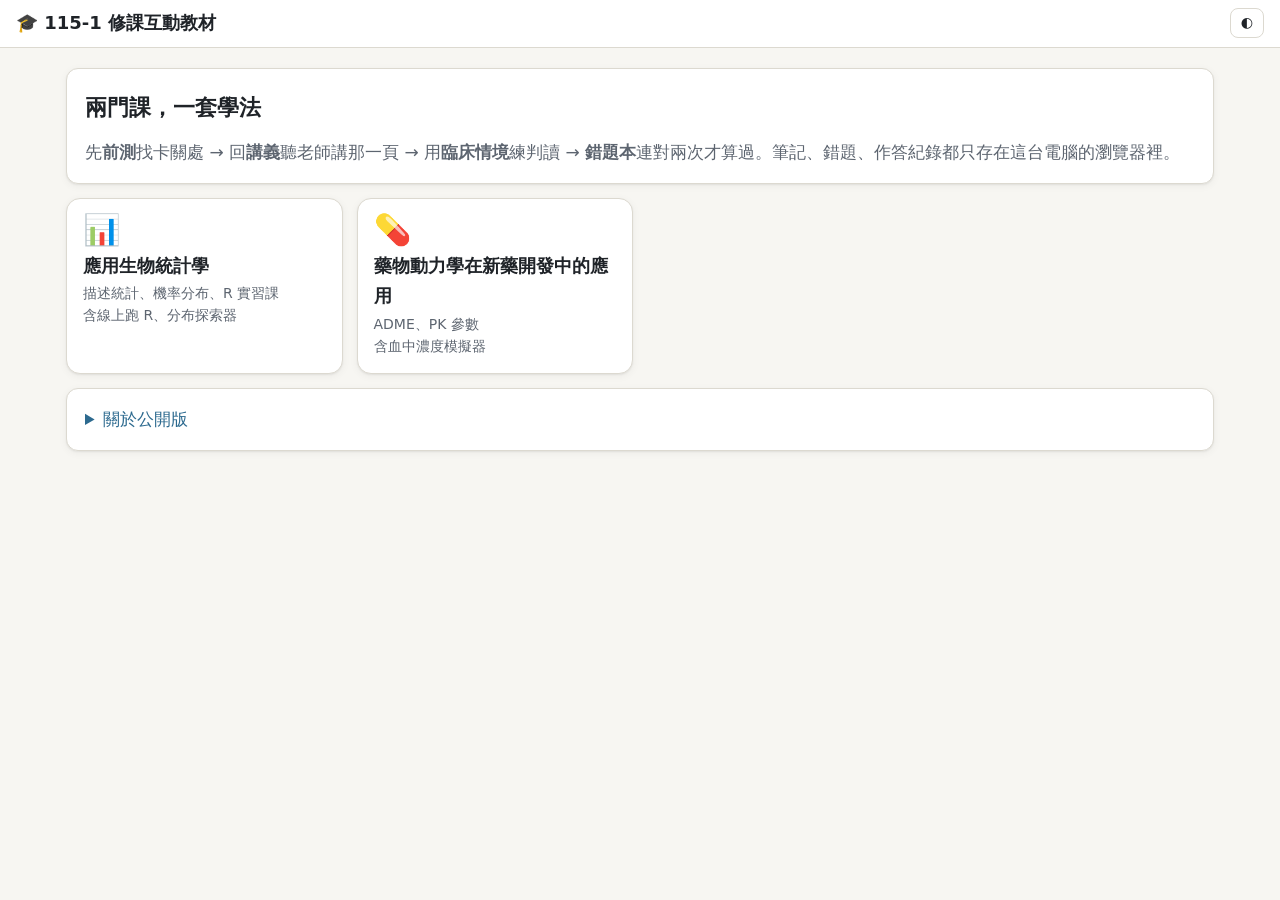
<file: index.html>
<!DOCTYPE html>
<html lang="zh-Hant">
<head>
<meta charset="utf-8">
<meta name="viewport" content="width=device-width,initial-scale=1">
<title>115-1 修課互動教材</title>
<link rel="icon" href="data:image/svg+xml,<svg xmlns='http://www.w3.org/2000/svg' viewBox='0 0 100 100'><text y='.9em' font-size='90'>🎓</text></svg>">
<link rel="stylesheet" href="app.css">
</head>
<body>
<header class="top"><h1>🎓 115-1 修課互動教材</h1><button class="btn small" id="themeBtn" title="切換深淺色">◐</button></header>
<main>
  <div class="card"><h2>兩門課，一套學法</h2>
    <div class="muted">先<b>前測</b>找卡關處 → 回<b>講義</b>聽老師講那一頁 → 用<b>臨床情境</b>練判讀 → <b>錯題本</b>連對兩次才算過。筆記、錯題、作答紀錄都只存在這台電腦的瀏覽器裡。</div>
  </div>
  <div class="tiles">
    <a class="tile" href="bio.html"><div class="ic">📊</div><div class="tt">應用生物統計學</div><div class="ds">描述統計、機率分布、R 實習課<br>含線上跑 R、分布探索器</div></a>
    <a class="tile" href="pk.html"><div class="ic">💊</div><div class="tt">藥物動力學在新藥開發中的應用</div><div class="ds">ADME、PK 參數<br>含血中濃度模擬器</div></a>
  </div>
  <details class="card" style="margin-top:14px"><summary>關於公開版</summary>
    <ul>
      <li>這是公開版，<b>不含講義頁面與上課錄音</b>；各頁只列重點整理。完整版請用本機資料夾裡的「開啟教材.bat」。</li>
      <li>「線上跑 R」第一次需要下載 webR（約 10–30 秒）；練習資料為模擬資料。</li>
      <li>作答紀錄、錯題本與筆記只存在你這台裝置的瀏覽器裡。</li>
    </ul>
  </details>
</main>
<script>
document.getElementById("themeBtn").onclick = () => {
  const cur = document.documentElement.dataset.theme || (matchMedia("(prefers-color-scheme: dark)").matches ? "dark" : "light");
  const nx = cur === "dark" ? "light" : "dark"; document.documentElement.dataset.theme = nx;
  try { localStorage.setItem("c115:theme", nx); } catch (e) {}
};
try { const t = localStorage.getItem("c115:theme"); if (t) document.documentElement.dataset.theme = t; } catch (e) {}
</script>
</body>
</html>
</file>
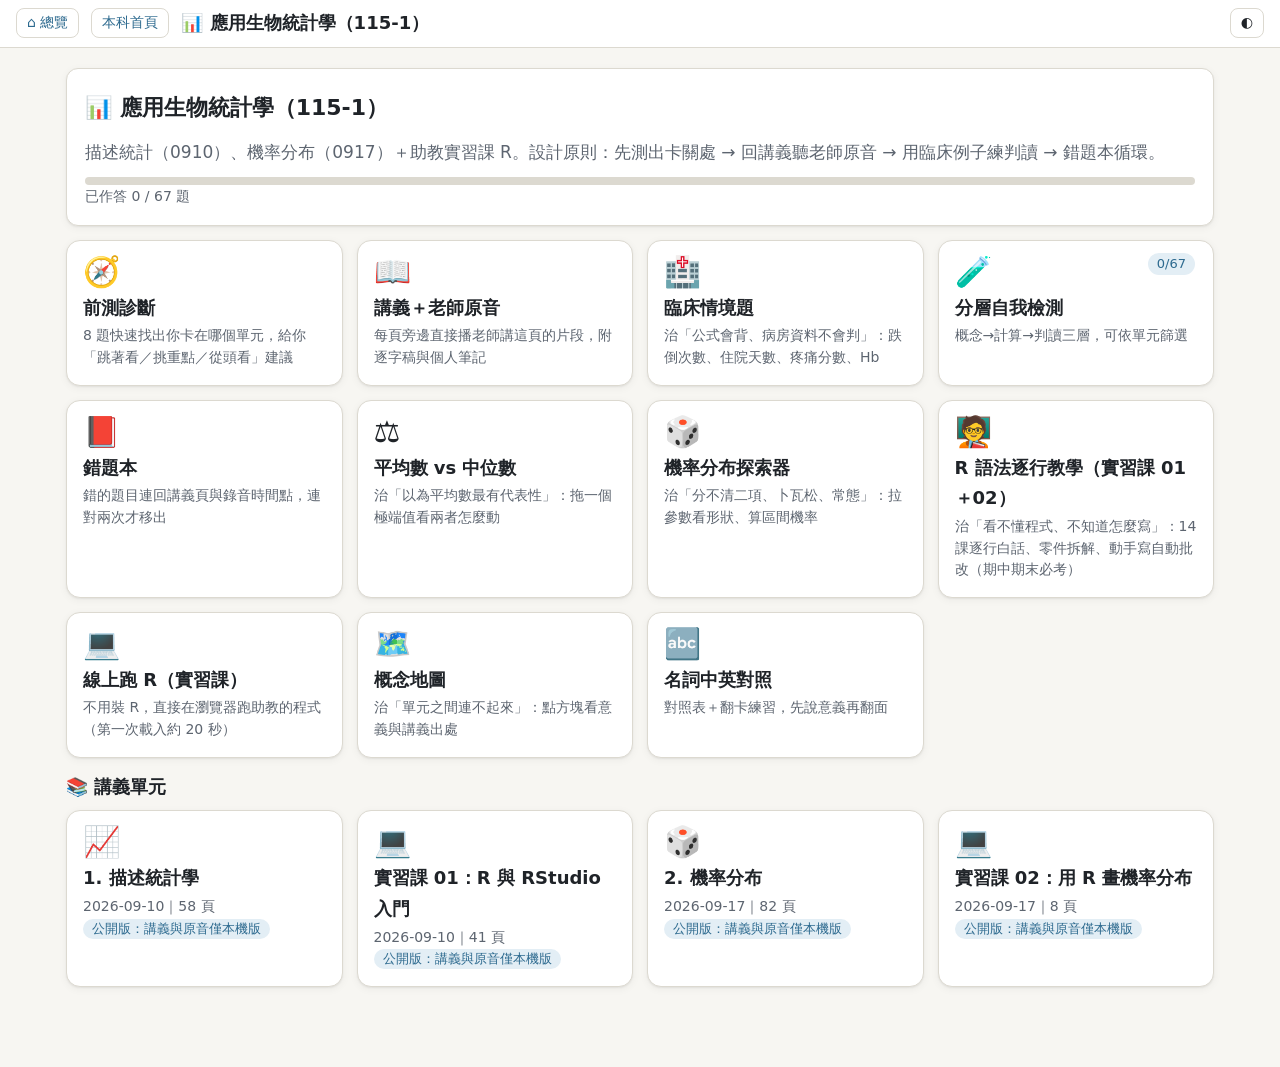
<file: bio.html>
<!DOCTYPE html>
<html lang="zh-Hant">
<head>
<meta charset="utf-8">
<meta name="viewport" content="width=device-width,initial-scale=1">
<title>115-1 互動教材</title>
<link rel="icon" href="data:image/svg+xml,<svg xmlns='http://www.w3.org/2000/svg' viewBox='0 0 100 100'><text y='.9em' font-size='90'>📊</text></svg>">
<link rel="stylesheet" href="app.css">
</head>
<body>
<header class="top"><a class="btn small" href="index.html">⌂ 總覽</a><a class="btn small" href="#home">本科首頁</a><h1><span id="courseTitle"></span><span class="crumb" id="crumb"></span></h1><button class="btn small" id="themeBtn" title="切換深淺色">◐</button></header>
<main></main>
<script src="config.js"></script>
<script src="data_bio.js"></script>
<script src="align_bio.js" onerror="void 0"></script>
<script src="tools_bio.js"></script>
<script src="tools_rlearn.js"></script>
<script src="app.js"></script>
</body>
</html>
</file>
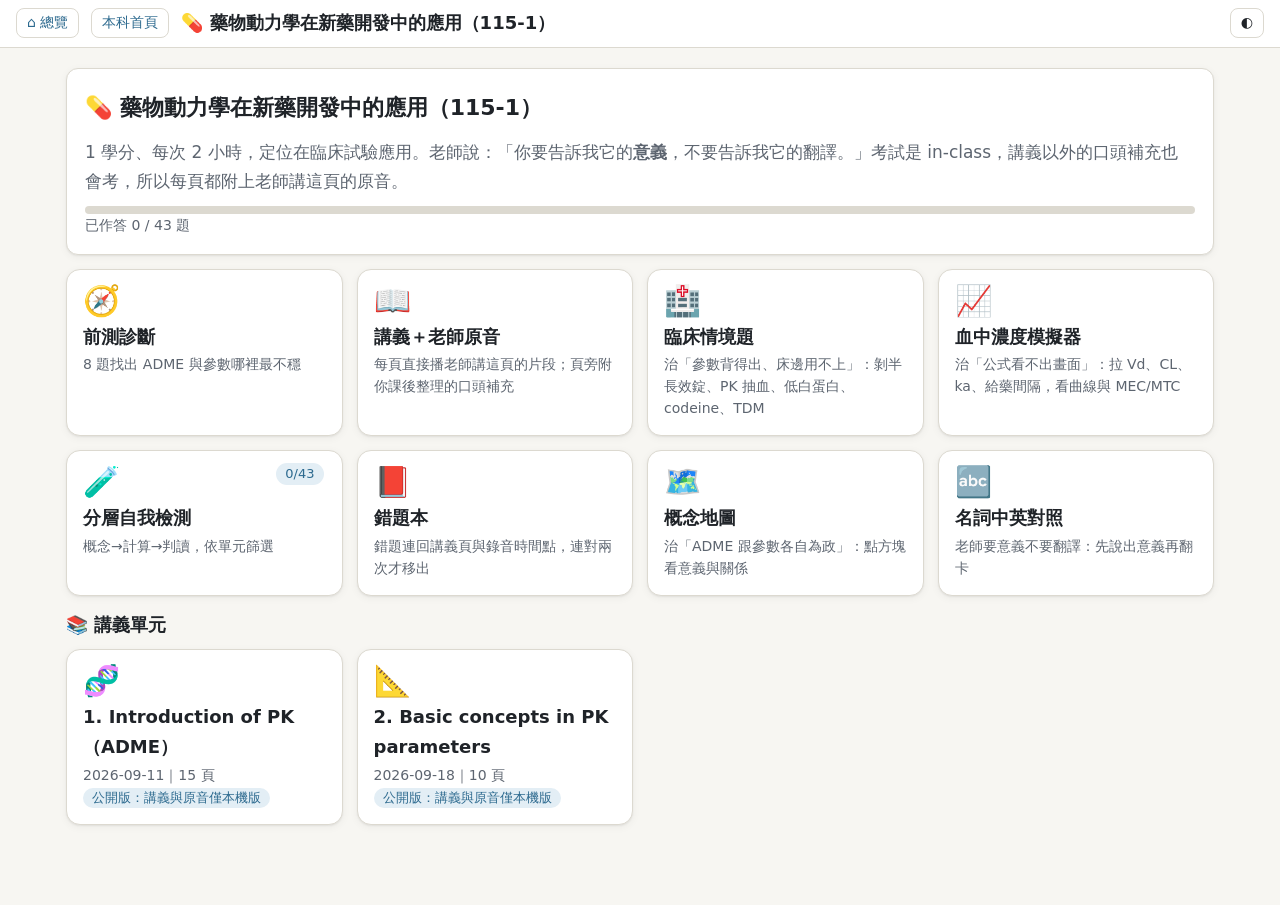
<file: pk.html>
<!DOCTYPE html>
<html lang="zh-Hant">
<head>
<meta charset="utf-8">
<meta name="viewport" content="width=device-width,initial-scale=1">
<title>115-1 互動教材</title>
<link rel="icon" href="data:image/svg+xml,<svg xmlns='http://www.w3.org/2000/svg' viewBox='0 0 100 100'><text y='.9em' font-size='90'>💊</text></svg>">
<link rel="stylesheet" href="app.css">
</head>
<body>
<header class="top"><a class="btn small" href="index.html">⌂ 總覽</a><a class="btn small" href="#home">本科首頁</a><h1><span id="courseTitle"></span><span class="crumb" id="crumb"></span></h1><button class="btn small" id="themeBtn" title="切換深淺色">◐</button></header>
<main></main>
<script src="config.js"></script>
<script src="data_pk.js"></script>
<script src="align_pk.js" onerror="void 0"></script>
<script src="tools_pk.js"></script>
<script src="app.js"></script>
</body>
</html>
</file>
<file: app.css>
/* 115-1 修課互動教材：共用樣式 */
:root{
  --bg:#f7f6f2; --card:#ffffff; --ink:#1f2328; --muted:#5d6570; --line:#dcd9d0;
  --accent:#2d6a8f; --accent-soft:#e3eef5; --ok:#2f7d4a; --ok-soft:#e4f3e8;
  --bad:#b3412e; --bad-soft:#f8e6e2; --warn:#9a6a00; --warn-soft:#fbf1d8;
  --shadow:0 1px 2px rgba(0,0,0,.06),0 2px 8px rgba(0,0,0,.05);
  --font:"Microsoft JhengHei","PingFang TC","Noto Sans TC",system-ui,sans-serif;
  --mono:Consolas,"Cascadia Mono",Menlo,monospace;
}
@media (prefers-color-scheme:dark){
  :root:not([data-theme="light"]){
    --bg:#15181c; --card:#1e2227; --ink:#e6e8eb; --muted:#9aa3ad; --line:#343a42;
    --accent:#7db7dc; --accent-soft:#1f3442; --ok:#6cc48a; --ok-soft:#1c3325;
    --bad:#ef8a76; --bad-soft:#3a2420; --warn:#e6b54a; --warn-soft:#3a3018;
    --shadow:none;
  }
}
:root[data-theme="dark"]{
  --bg:#15181c; --card:#1e2227; --ink:#e6e8eb; --muted:#9aa3ad; --line:#343a42;
  --accent:#7db7dc; --accent-soft:#1f3442; --ok:#6cc48a; --ok-soft:#1c3325;
  --bad:#ef8a76; --bad-soft:#3a2420; --warn:#e6b54a; --warn-soft:#3a3018;
  --shadow:none;
}
*{box-sizing:border-box}
html,body{margin:0}
body{background:var(--bg);color:var(--ink);font-family:var(--font);font-size:17px;line-height:1.7}
a{color:var(--accent)}
button,input,select,textarea{font:inherit;color:inherit}
header.top{position:sticky;top:0;z-index:20;background:var(--card);border-bottom:1px solid var(--line);
  display:flex;align-items:center;gap:12px;padding:8px 16px}
header.top h1{font-size:18px;margin:0;flex:1;white-space:nowrap;overflow:hidden;text-overflow:ellipsis}
header.top .crumb{color:var(--muted);font-size:14px}
main{max-width:1180px;margin:0 auto;padding:20px 16px 80px}
.btn{text-decoration:none;border:1px solid var(--line);background:var(--card);border-radius:8px;padding:6px 14px;cursor:pointer}
.btn:hover{border-color:var(--accent)}
.btn.primary{background:var(--accent);border-color:var(--accent);color:#fff}
:root[data-theme="dark"] .btn.primary{color:#10202b}
@media (prefers-color-scheme:dark){:root:not([data-theme="light"]) .btn.primary{color:#10202b}}
.btn.small{padding:2px 10px;font-size:14px}
.btn:disabled{opacity:.45;cursor:default}
.card{scroll-margin-top:70px;background:var(--card);border:1px solid var(--line);border-radius:12px;padding:16px 18px;box-shadow:var(--shadow);margin-bottom:14px}
.muted{color:var(--muted)}
.small{font-size:14px}
.pill{display:inline-block;font-size:13px;padding:0 9px;border-radius:99px;background:var(--accent-soft);color:var(--accent);margin-right:6px;white-space:nowrap}
.pill.ok{background:var(--ok-soft);color:var(--ok)}
.pill.bad{background:var(--bad-soft);color:var(--bad)}
.pill.warn{background:var(--warn-soft);color:var(--warn)}
h2{font-size:22px;margin:4px 0 12px}
h3{font-size:18px;margin:14px 0 8px}
details>summary{cursor:pointer;color:var(--accent)}

/* 入口方塊 */
.tiles{display:grid;grid-template-columns:repeat(auto-fill,minmax(250px,1fr));gap:14px}
.tile{display:block;text-decoration:none;color:inherit;background:var(--card);border:1px solid var(--line);
  border-radius:14px;padding:16px;box-shadow:var(--shadow);transition:transform .12s,border-color .12s;position:relative}
.tile:hover{transform:translateY(-2px);border-color:var(--accent)}
.tile .ic{font-size:30px;line-height:1}
.tile .tt{font-weight:700;font-size:18px;margin:6px 0 2px}
.tile .ds{color:var(--muted);font-size:14px;line-height:1.55}
.tile .badge{position:absolute;top:12px;right:12px}

/* 講義檢視器 */
.lec-wrap{display:grid;grid-template-columns:150px minmax(0,1fr) 360px;gap:14px;align-items:start}
.thumbs{max-height:calc(100vh - 120px);overflow:auto;position:sticky;top:64px}
.thumbs button{display:block;width:100%;border:2px solid transparent;background:none;padding:2px;margin-bottom:6px;cursor:pointer;border-radius:6px;position:relative}
.thumbs button.on{border-color:var(--accent)}
.thumbs img{width:100%;display:block;border-radius:4px;border:1px solid var(--line)}
.thumbs .no{position:absolute;left:6px;top:4px;background:rgba(0,0,0,.6);color:#fff;font-size:12px;padding:0 5px;border-radius:4px}
.thumbs .aud{position:absolute;right:6px;top:4px;font-size:12px}
.slide img{display:block;margin:0 auto;max-width:100%;max-height:calc(100vh - 130px);object-fit:contain;border-radius:8px;border:1px solid var(--line);background:#fff}
.slide-nav{display:flex;gap:8px;align-items:center;margin:8px 0}
.side{position:sticky;top:64px;max-height:calc(100vh - 80px);overflow:auto}
.transcript{font-size:15px;line-height:1.75;white-space:pre-wrap;max-height:320px;overflow:auto;background:var(--bg);border-radius:8px;padding:8px 10px;border:1px solid var(--line)}
.transcript .ts{color:var(--accent);cursor:pointer;font-family:var(--mono);font-size:13px}
textarea.note{width:100%;min-height:110px;border:1px solid var(--line);border-radius:8px;padding:8px;background:var(--bg)}
audio{width:100%}
@media (max-width:980px){
  .lec-wrap{grid-template-columns:1fr}
  .thumbs{position:static;max-height:none;display:flex;overflow-x:auto;gap:6px}
  .thumbs button{width:84px;flex:0 0 auto}
  .side{position:static;max-height:none}
}

/* 題目 */
.q .stem{font-weight:600;margin-bottom:8px}
.opt{display:block;width:100%;text-align:left;border:1px solid var(--line);background:var(--bg);border-radius:8px;padding:8px 12px;margin:6px 0;cursor:pointer}
.opt:hover{border-color:var(--accent)}
.opt.right{background:var(--ok-soft);border-color:var(--ok)}
.opt.wrong{background:var(--bad-soft);border-color:var(--bad)}
.opt:disabled{cursor:default}
.explain{border-left:4px solid var(--accent);background:var(--accent-soft);padding:8px 12px;border-radius:0 8px 8px 0;margin-top:8px}
.story{border-left:4px solid var(--warn);background:var(--warn-soft);padding:10px 14px;border-radius:0 8px 8px 0}
.filters{display:flex;flex-wrap:wrap;gap:8px;align-items:center;margin-bottom:12px}
.filters select{border:1px solid var(--line);border-radius:8px;padding:4px 8px;background:var(--card)}
.progress{height:8px;background:var(--line);border-radius:9px;overflow:hidden}
.progress>div{height:100%;background:var(--accent)}

/* 名詞 */
.gl-table{width:100%;border-collapse:collapse}
.gl-table td,.gl-table th{border-bottom:1px solid var(--line);padding:8px 6px;vertical-align:top;text-align:left}
.gl-table th{font-size:14px;color:var(--muted)}
.gl-en{font-weight:700;white-space:nowrap}
input.search{border:1px solid var(--line);border-radius:8px;padding:6px 10px;min-width:220px;background:var(--card)}
.flash{min-height:220px;display:flex;align-items:center;justify-content:center;text-align:center;font-size:24px;cursor:pointer;user-select:none}
.flash .def{font-size:17px;margin-top:10px}

/* 概念地圖 */
.map-wrap{display:grid;grid-template-columns:minmax(0,1fr) 280px;gap:14px;align-items:start}
.map-scroll{overflow-x:auto;background:var(--card);border:1px solid var(--line);border-radius:12px}
.map-wrap svg{display:block;max-width:none;height:auto;background:var(--card);border:1px solid var(--line);border-radius:12px}
.map-wrap svg .node rect{fill:var(--card);stroke:var(--accent);stroke-width:1.5}
.map-wrap svg .node.k-root rect{fill:var(--accent);}
.map-wrap svg .node.k-root text{fill:var(--card);font-weight:700}
.map-wrap svg .node.k-group rect{fill:var(--accent-soft)}
.map-wrap svg .node text{fill:var(--ink);font-size:16px;font-family:var(--font)}
.map-wrap svg .node{cursor:pointer}
.map-wrap svg .node.on rect{stroke-width:3.5;stroke:var(--warn)}
.map-wrap svg .edge{stroke:var(--muted);stroke-width:1.2;fill:none}
.map-wrap svg .elabel{fill:var(--muted);font-size:13px;font-family:var(--font)}
@media (max-width:900px){.map-wrap{grid-template-columns:1fr}}

/* 實作區 */
.lab-grid{display:grid;grid-template-columns:minmax(0,1fr) minmax(0,1fr);gap:14px;align-items:start}
@media (max-width:900px){.lab-grid{grid-template-columns:1fr}}
textarea.code{width:100%;min-height:260px;font-family:var(--mono);font-size:14px;line-height:1.5;border:1px solid var(--line);border-radius:8px;padding:10px;background:var(--bg);tab-size:2}
pre.out{font-family:var(--mono);font-size:13.5px;white-space:pre-wrap;background:var(--bg);border:1px solid var(--line);border-radius:8px;padding:10px;min-height:60px;max-height:360px;overflow:auto;margin:0}
pre.out .err{color:var(--bad)}
.plots canvas{max-width:100%;border:1px solid var(--line);border-radius:8px;background:#fff;margin-top:8px}
.ctrl{display:grid;grid-template-columns:120px 1fr 70px;gap:6px 10px;align-items:center;font-size:15px}
.ctrl input[type=range]{width:100%}
.ctrl output{font-family:var(--mono);text-align:right}
svg.chart{display:block;margin:0 auto;width:100%;max-width:780px;height:auto;background:var(--card);border:1px solid var(--line);border-radius:10px}
svg.chart text{font-family:var(--font);fill:var(--muted);font-size:12px}
.kv{display:grid;grid-template-columns:repeat(auto-fill,minmax(150px,1fr));gap:8px;margin-top:10px}
.kv div{background:var(--bg);border:1px solid var(--line);border-radius:8px;padding:6px 10px}
.kv b{display:block;font-family:var(--mono);font-size:18px}
.seg{display:inline-flex;border:1px solid var(--line);border-radius:8px;overflow:hidden;flex-wrap:wrap}
.seg button{border:0;background:var(--card);padding:5px 12px;cursor:pointer;border-right:1px solid var(--line)}
.seg button:last-child{border-right:0}
.seg button.on{background:var(--accent);color:#fff}
.toast{position:fixed;bottom:18px;left:50%;transform:translateX(-50%);background:var(--ink);color:var(--bg);padding:8px 16px;border-radius:8px;font-size:15px;z-index:99}

/* R 語法逐行教學 */
.rl-nav{grid-template-columns:repeat(auto-fill,minmax(170px,1fr));margin-bottom:14px}
.rl-nav .tile{padding:10px 12px}
.rl-nav .tile .ic{font-size:22px}
.rl-nav .tile .tt{font-size:14px;line-height:1.4}
.rl-nav .rl-on{border-color:var(--accent);box-shadow:0 0 0 2px var(--accent) inset}
.rl-formula{font-family:var(--mono);font-size:17px;background:var(--bg);border:1px solid var(--line);border-radius:8px;padding:10px 14px;margin:8px 0;overflow-x:auto;white-space:nowrap}
.rl-formula .c1{color:#8a4b08}.rl-formula .c2{color:var(--bad);font-weight:700}.rl-formula .c3{color:var(--accent);font-weight:700}.rl-formula .c4{color:#6a3d9a}.rl-formula .c5{color:var(--ok)}
pre.rl-code{font-family:var(--mono);font-size:14px;line-height:1.55;background:var(--bg);border:1px solid var(--line);border-radius:6px;padding:6px 10px;margin:0;white-space:pre-wrap;word-break:break-word}
.rl-lines{display:grid;gap:6px}
.rl-line{display:grid;grid-template-columns:minmax(0,1.1fr) minmax(0,1fr);gap:10px;align-items:start}
@media (max-width:800px){.rl-line{grid-template-columns:1fr}}
.rl-parts{display:grid;gap:6px;margin-top:10px}
.rl-parts>div{display:grid;grid-template-columns:minmax(90px,max-content) 1fr;gap:10px;align-items:start}
code.rl-chip{background:var(--accent-soft);color:var(--accent);border-radius:6px;padding:1px 8px;font-weight:700;white-space:nowrap}
.tk-s{color:#a3380f}.tk-f{color:#1f5fa8;font-weight:600}.tk-o{color:#b3412e;font-weight:700}.tk-k{color:#7a3e9d}.tk-n{color:#2f7d4a}.tk-c{color:#7a8088;font-style:italic}
:root[data-theme="dark"] .tk-s{color:#f0a37a}:root[data-theme="dark"] .tk-f{color:#8cc4f0}:root[data-theme="dark"] .tk-n{color:#8fd4a6}:root[data-theme="dark"] .tk-k{color:#d0a4f0}
@media (prefers-color-scheme:dark){:root:not([data-theme="light"]) .tk-s{color:#f0a37a}:root:not([data-theme="light"]) .tk-f{color:#8cc4f0}:root:not([data-theme="light"]) .tk-n{color:#8fd4a6}:root:not([data-theme="light"]) .tk-k{color:#d0a4f0}}
</file>
